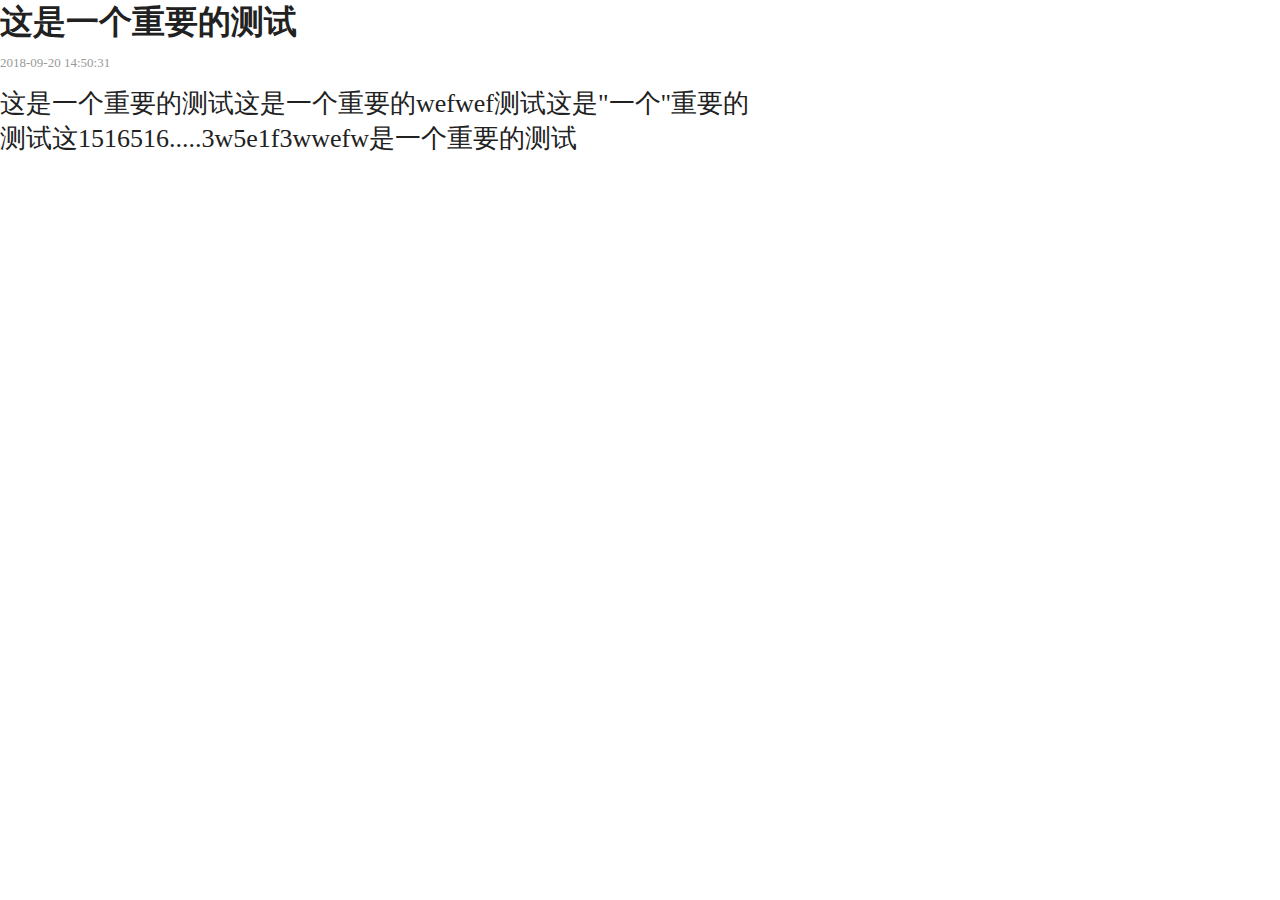
<file: test/index.html>
<!DOCTYPE html>
<html lang="en">

<head>
  <meta charset="UTF-8">
  <meta name="viewport" content="width=device-width, initial-scale=1.0">
  <meta http-equiv="X-UA-Compatible" content="ie=edge">
  <title>Document</title>
  <style>
    html {
      font-size: 100px;
    }

    @media screen and (max-width: 750px) {
      html {
        font-size: 13.333vw;
      }
    }

    body {
      margin: 0;
      padding: 0;
    }

    * {
      color: #212121;
    }

    .wrapper {
      max-width: 750px;
      font-size: 0.26rem;
    }

    .subtitle {
      margin-bottom: 0.1rem;
      font-weight: bold;
      font-size: 0.33rem;
      color: #212121;
    }

    .date {
      margin-bottom: 0.15rem;
      color: #999999;
      font-size: 0.13rem;
    }

    p {
      margin-top: 0;
    }

    .rich-text p {
      margin-bottom: 0.1rem;
    }
  </style>
</head>

<body>
  <div class="wrapper">
    <div id="app">
      <div class="subtitle"></div>
      <div class="date"></div>
      <div class="rich-text"></div>
    </div>
  </div>
  <script>
    function render(jsonstr) {
      // var data = JSON.parse(jsonstr)
      var el = document.getElementById('app');
      var data = {
        "title": "这是一个重要的测试",
        "subtitle": "这是一个重要的测试",
        "detail": "<p>这是一个重要的测试这是一个重要的wefwef测试这是\"一个\"重要的测试这1516516.....3w5e1f3wwefw是一个重要的测试</p >",
        "time_text": "2018-09-20 14:50:31"
      }
      el.querySelector('.subtitle').innerHTML = data.subtitle
      el.querySelector('.date').innerHTML = data.time_text
      el.querySelector('.rich-text').innerHTML = data.detail
    }

    render()
  </script>
</body>

</html>
</file>
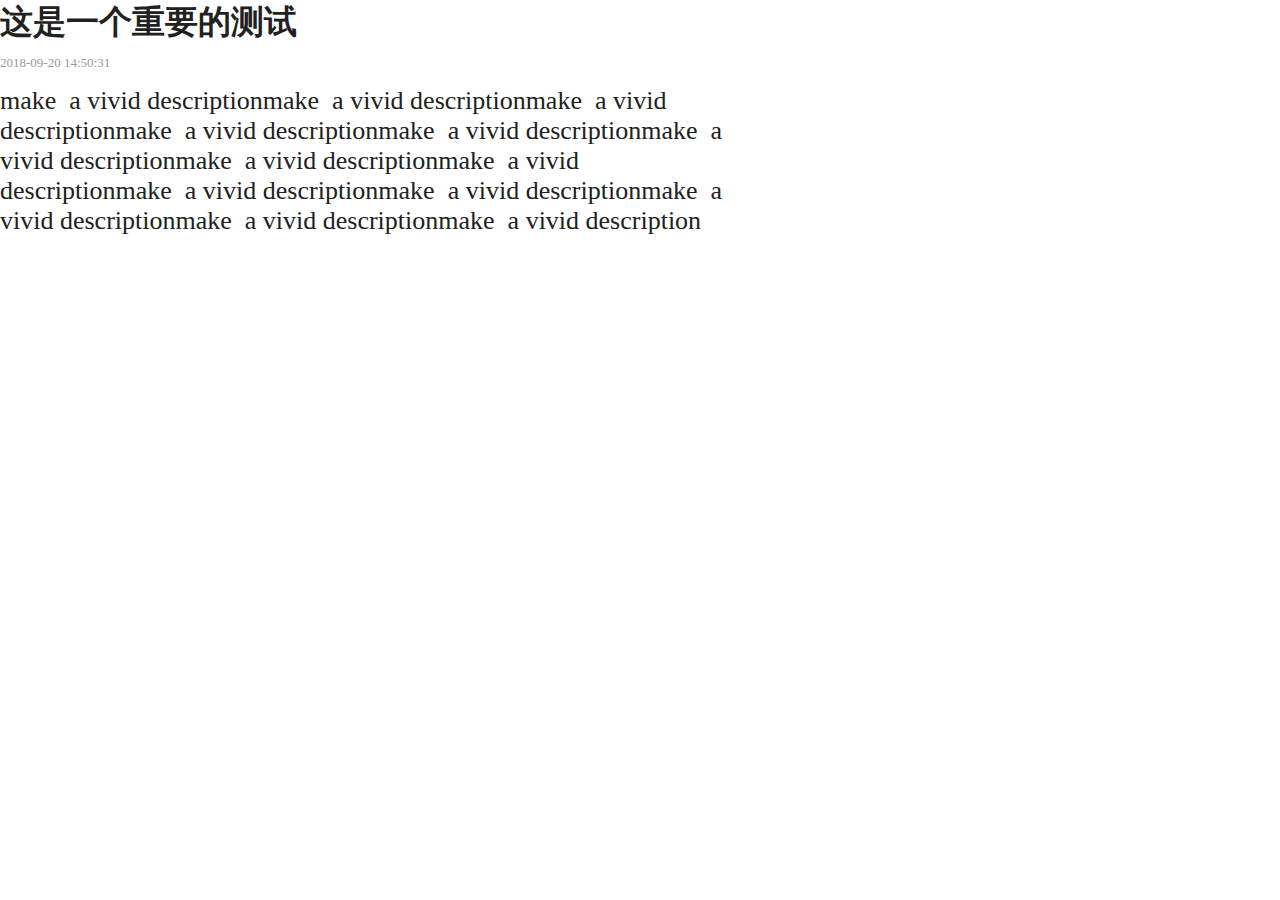
<file: test/index(1).html>
<!DOCTYPE html>
<html lang="en">

<head>
  <meta charset="UTF-8">
  <meta name="viewport" content="width=device-width, initial-scale=1.0">
  <meta http-equiv="X-UA-Compatible" content="ie=edge">
  <title>Document</title>
  <style>
    html {
      font-size: 100px;
    }

    @media screen and (max-width: 750px) {
      html {
        font-size: 13.333vw;
      }
    }

    body {
      margin: 0;
      padding: 0;
    }

    * {
      color: #212121;
    }

    .wrapper {
      max-width: 750px;
      font-size: 0.26rem;
    }

    .subtitle {
      margin-bottom: 0.1rem;
      font-weight: bold;
      font-size: 0.33rem;
      color: #212121;
    }

    .date {
      margin-bottom: 0.15rem;
      color: #999999;
      font-size: 0.13rem;
    }

    p {
      margin-top: 0;
    }

    .rich-text p {
      margin-bottom: 0.1rem;
    }
  </style>
</head>

<body>
  <div class="wrapper">
    <div id="app">
      <div class="subtitle"></div>
      <div class="date"></div>
      <div class="rich-text"></div>
    </div>
  </div>
  <script>
    function render(jsonstr) {
      var data = JSON.parse(jsonstr)
      var el = document.getElementById('app');
      el.querySelector('.subtitle').innerHTML = data.subtitle
      el.querySelector('.date').innerHTML = data.time_text
      el.querySelector('.rich-text').innerHTML = data.detail
    }

    // test
    var jsonstr = '{\n' +
        '        "title": "这是一个重要的测试",\n' +
        '        "subtitle": "这是一个重要的测试",\n' +
        '        "detail": "<p>make&nbsp; a vivid descriptionmake&nbsp; a vivid descriptionmake&nbsp; a vivid descriptionmake&nbsp; a vivid descriptionmake&nbsp; a vivid descriptionmake&nbsp; a vivid descriptionmake&nbsp; a vivid descriptionmake&nbsp; a vivid descriptionmake&nbsp; a vivid descriptionmake&nbsp; a vivid descriptionmake&nbsp; a vivid descriptionmake&nbsp; a vivid descriptionmake&nbsp; a vivid description</p>",\n' +
        '        "time_text": "2018-09-20 14:50:31"\n' +
        '      }'
    render(jsonstr)
  </script>
</body>

</html>
</file>
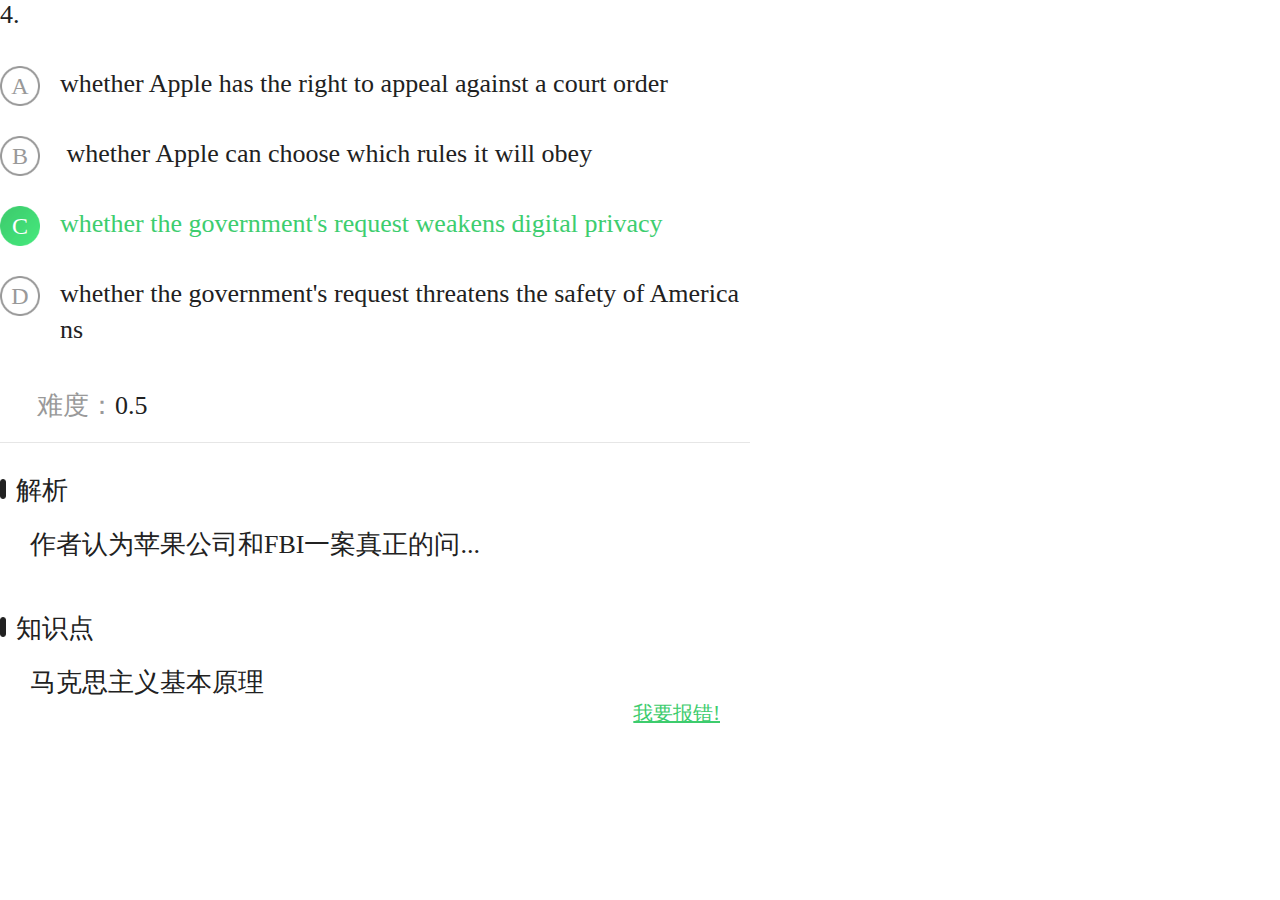
<file: test/results/b.html>
<!DOCTYPE html>
<html>

<head>
  <meta charset="UTF-8">
  <title>单选题</title>
  <meta name="viewport" content="width=device-width, initial-scale=1, maximum-scale=1" />

  <script src="jquery.min.js"></script>

  <link rel="stylesheet" href="common.css">
  <style>
    .report-error {
      /*position: fixed;*/
      right: 0.3rem;
      bottom: 0.3rem;
      color: #3DCC6D;
      text-decoration:underline;
      z-index: 1;
      font-size: 0.2rem;
      cursor: pointer;
      margin-right: 0.3rem;
      float: right;
    }

    .defines {
      margin-bottom: 0.1rem;
    }
  </style>
</head>

<body>
  <div class="wrapper">
    <div id="content"></div>
    <div id="reportError" class="report-error">我要报错!</div>
  </div>
</body>

<script src="common.js"></script>

<script src="data.js"></script>
<script>
  var com = components.create('#content', {
    type: 1
  })
  com.beforeRender = function (qus, options) {
    var a = {}
    if (qus.question) {
      com.dom.addClass('ztype' + qus.question.qtype)
      components.createDifficult(com.dom, qus)
      components.createAnalysis(com.dom, qus, qus.question.analysis)
    } else {
      com.dom.addClass('ztype' + qus.qtype)
      a = {
        data: qus.mchoices_set || [],
        ans: qus.my_answer.answer || []
      }
      components.createAnswers(com.dom, a, {
        title: qus.title,
        label: parseInt(qus.order) + 1
      })
      components.createDifficult(com.dom, qus)
      components.createAnalysis(com.dom, qus, qus.analysis)
    }
  }

  $('#reportError').click(function() {

  })

  // 测试区域
  function test() {
    com.render(res1)

    setTimeout(function() {
//      com.render(res)
    }, 3000)
  }
  test()
</script>

</html>
</file>
<file: test/results/common.css>
html {
  font-size: 100px;
}

@media screen and (max-width: 750px) {
  html {
    font-size: 13.333vw;
  }
}


body {
  margin: 0;
  padding: 0;
}

* {
  color: #212121;
}

.wrapper {
  max-width: 750px;
  font-size: 0.26rem;
}

dl {
  margin-top: 0;
  margin-bottom: 0;
}

.def {
  margin-left: 0;
  width: 100%;
}

.def::after {
  display: block;
  content: "";
  clear: both;
}

.def {
  margin-bottom: 0.3rem;
}

/* dd layout */
.def .content {
  width: 100%;
  float: left;
}

.def .inner {
  margin: 0 0 0 0.6rem;
}

.def .label {
  margin-left: -100%;
  float: left;
}

/* clear margin padding */
.def .inner > * {
  margin-top: 0 !important;
  margin-bottom: 0 !important;
  padding: 0 !important;
}

.def .inner {
  line-height: 0.36rem;
  word-break: break-all;
}

dd .label {
  width: 0.4rem;
  height: 0.4rem;
  text-align: center;
  line-height: 0.4rem;
  font-size: 0.24rem;
  background-repeat: none;
  background-position: center;
  background-size: contain;
  color: #999999;
}

dd.def:last-child {
  margin-bottom: 0;
}

/* page definitions */
dt.def {
  margin-bottom: 0.3rem;
}

dt.def .inner {
  margin-left:  0.3rem;
}

body img {
  max-width: 7.5rem !important;
}


dd.def.is_answer .content * {
  color: #3DCD6E !important;
}

dd.def.is_answer .label {
  color: #ffffff;
}

dd.def.is_my_answer .label {
  color: #ffffff;
}

.ztype0 dd.def .label {
  background-image: url('[data-uri]');
}

.ztype0 dd.def.is_answer .label {
  background-image: url('[data-uri]');
}

.ztype0 dd.def.is_my_answer .label {
  background-image: url('[data-uri]');
}

.ztype0 dd.def.is_answer.is_my_answer .label {
  background-image: url('[data-uri]');
}


.ztype1 dd.def .label {
  background-image: url('[data-uri]');
}

.ztype1 dd.def.is_answer .label {
  background-image: url('[data-uri]');
}

.ztype1 dd.def.is_my_answer .label {
  background-image: url('[data-uri]');
}

.ztype1 dd.def.is_answer.is_my_answer .label {
  background-image: url('[data-uri]');
}


.difficult .content {
  padding: 0.3rem 0.37rem 0.19rem;
  box-sizing: border-box;
}

.difficult .role {
  content: '';
  display: block;
  width: 100%;
  height: 0.01rem;
  background-color: rgba(230,230,230,1)
}

.difficult .item {
  display: inline-block;
}

.difficult .item span {
  color: #999999;
}

.difficult .item + .item {
  margin-left: 0.47rem;
}

.analysis .item * {
  margin: 0 !important;
}

.analysis .item + .item {
  padding-top: 0.49rem;
}

.analysis .item .title:before {
  content: '';
  display: inline-block;
  margin-right: 0.1rem;
  width: 0.06rem;
  height: 0.2rem;
  background-size: contain;
  background-repeat: no-repeat;
  background-image: url('[data-uri]');
}

.analysis .item .title {
  padding-bottom: 0.19rem;
}

.analysis .item .body {
  padding: 0 0.3rem;
}


.difficult {
  margin-bottom: 0.3rem;
}
</file>
